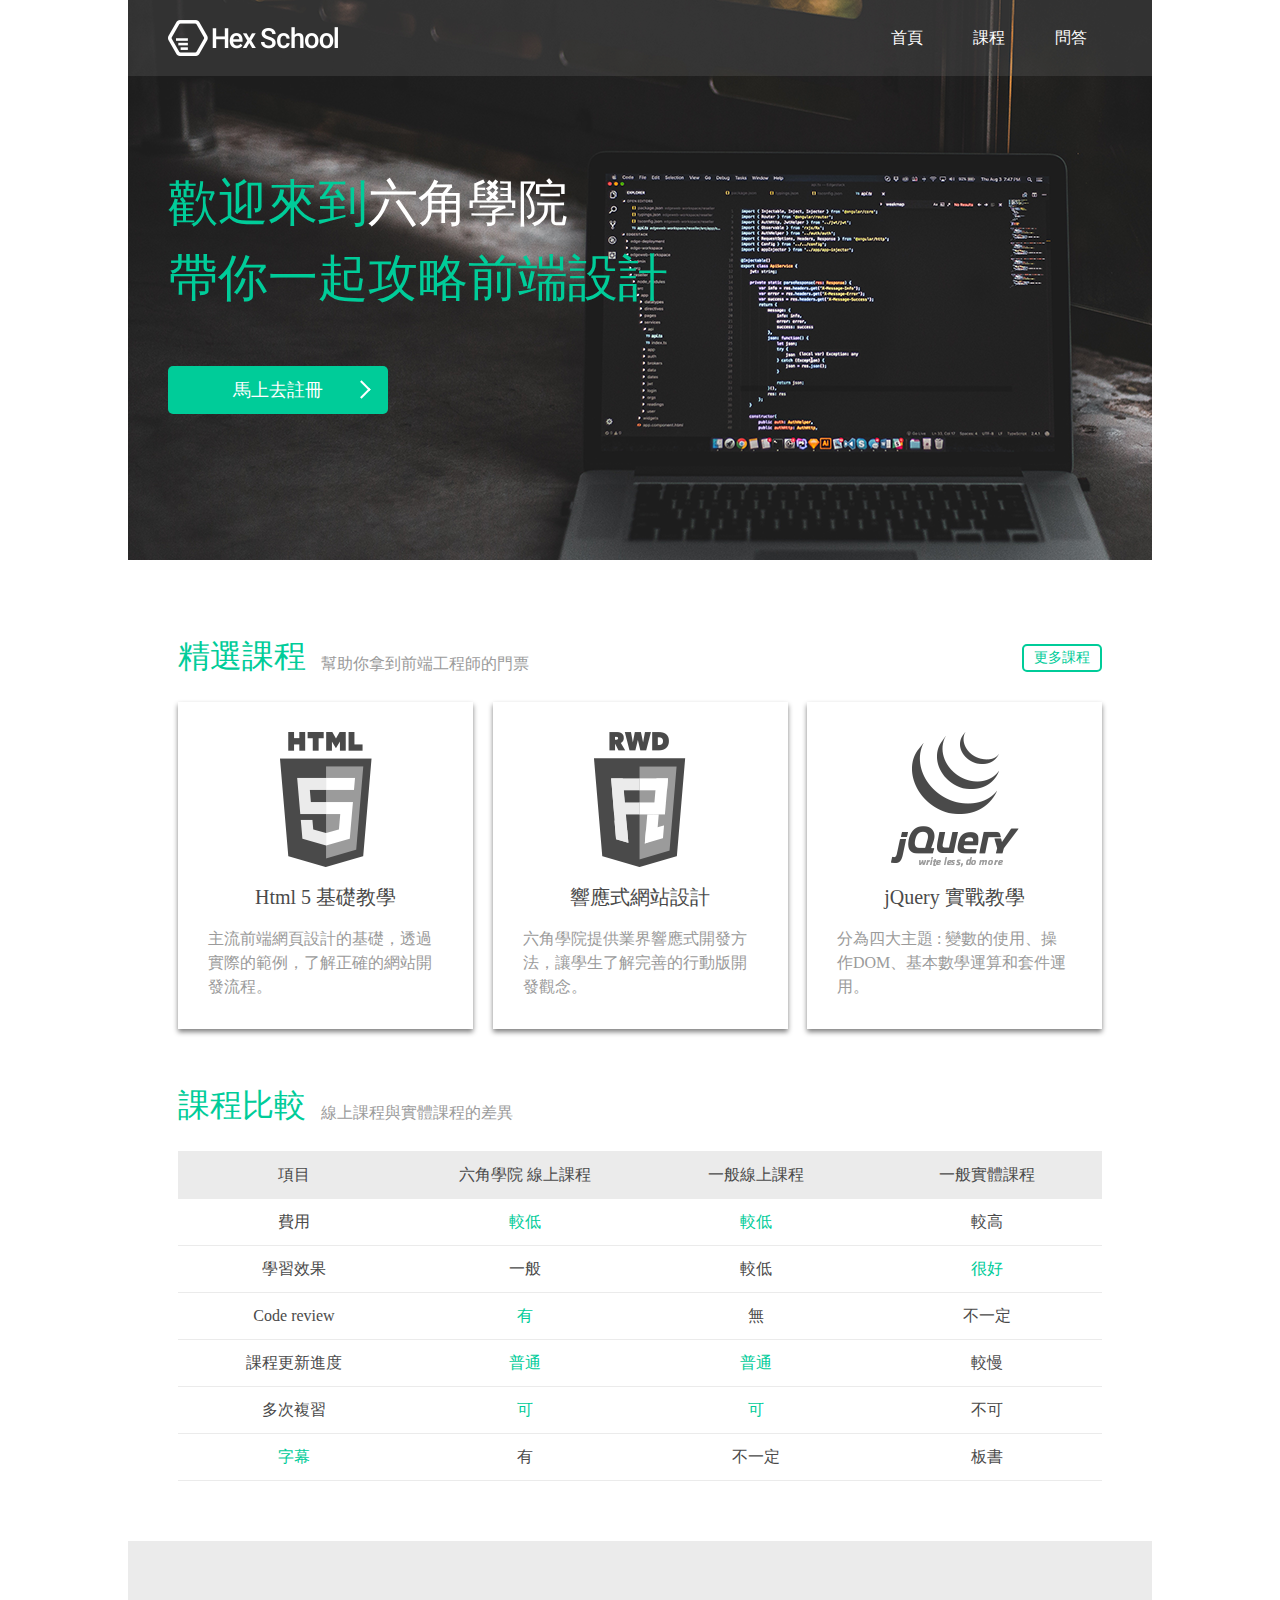
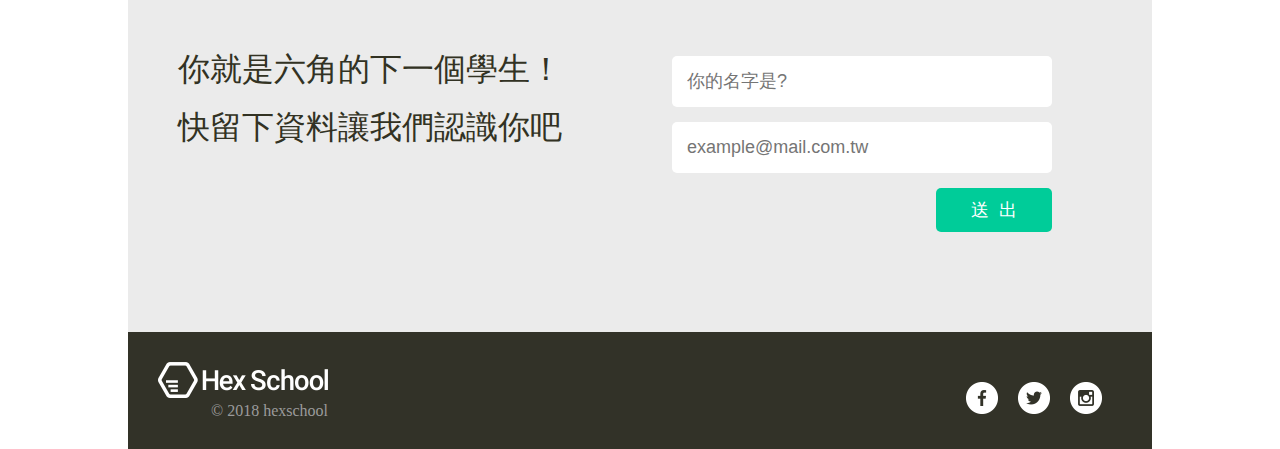
<file: index.html>
<!DOCTYPE html>
<html lang="en">

<head>
    <meta charset="UTF-8">
    <title>Hex School</title>
    <link rel="icon" href="img/favicon.ico">
    <meta name="description" content="六角學院提供業界響應式開發方法，讓學生了解完善的行動版開發觀念。" />
    <meta name="keywords" content="六角學院, hexschool, 六角, hex" />
    <!-- for fb -->
    <meta property="og:title" content="HexSchool" />
    <meta property="og:description" content="六角學院提供業界響應式開發方法，讓學生了解完善的行動版開發觀念。" />
    <meta property="og:type" content="website" />
    <meta property="og:url" content="home.html" />
    <meta property="og:image" content="FB上的圖片" />
    <!-- for IE -->
    <meta http-equiv="X-UA-Compatible" content="IE=Edge" />
    <link rel="stylesheet" href="css/all.css">
</head>

<body>
    <div class="wrap">
        <div class="header headerHome">
            <div class="headerMenu">
                <a class="logo" href="home.html">
                    <h1>hexschool</h1>
                </a>
                <ul>
                    <li><a href="index.html">首頁</a></li>
                    <li><a href="course.html">課程</a></li>
                    <li><a href="faq.html">問答</a></li>
                </ul>
                <div class="clearFix"></div>
            </div>
            <h2 class="slogan sloganLeft" style="line-height: 1.5;">
                <span class="sloganColor">歡迎來到</span>六角學院<br>
                <span class="sloganColor">帶你一起攻略前端設計</span>
            </h2>
            <div class="clearFix"></div>
            <a class="registered" href="#"><span>馬上去註冊</span><span class="arrow"></span></a>
        </div>
        <div class="homeContent">
            <div class="lTitle">
                <h3 class="cTitle">精選課程</h3>
                <h4 class="psTitle">幫助你拿到前端工程師的門票</h4>
                <a href="#">更多課程</a>
                <div class="clearFix"></div>
            </div>
            <div class="homeIntro">
                <ul>
                    <li>
                        <a href="#">
                            <img src="img/homeHtml.png" alt="">
                            <h3>Html 5 基礎教學</h3>
                            <p>主流前端網頁設計的基礎，透過實際的範例，了解正確的網站開發流程。</p>
                        </a>
                    </li>
                    <li>
                        <a href="#" style="margin: 0 19.5px;">
                            <img src="img/homeRwd.png" alt="">
                            <h3>響應式網站設計</h3>
                            <p>六角學院提供業界響應式開發方法，讓學生了解完善的行動版開發觀念。</p>
                        </a>
                    </li>
                    <li>
                        <a href="#">
                            <img src="img/homeJQuery.png" alt="jq">
                            <h3>jQuery 實戰教學</h3>
                            <p>分為四大主題 : 變數的使用、操作DOM、基本數學運算和套件運用。</p>
                        </a>
                    </li>
                    <div class="clearFix"></div>
                </ul>
            </div>
            <div class="homeChart">
                <div class="lTitle">
                    <h3 class="cTitle">課程比較</h3>
                    <h4 class="psTitle">線上課程與實體課程的差異</h4>
                    <div class="clearFix"></div>
                </div>
                <table>
                    <tr>
                        <th>項目</th>
                        <th>六角學院 線上課程</th>
                        <th>一般線上課程</th>
                        <th>一般實體課程</th>
                    </tr>
                    <tr>
                        <td>費用</td>
                        <td class="mark">較低</td>
                        <td class="mark">較低</td>
                        <td>較高</td>
                    </tr>
                    <tr>
                        <td>學習效果</td>
                        <td>一般</td>
                        <td>較低</td>
                        <td class="mark">很好</td>
                    </tr>
                    <tr>
                        <td>Code review</td>
                        <td class="mark">有</td>
                        <td>無</td>
                        <td>不一定</td>
                    </tr>
                    <tr>
                        <td>課程更新進度</td>
                        <td class="mark">普通</td>
                        <td class="mark">普通</td>
                        <td>較慢</td>
                    </tr>
                    <tr>
                        <td>多次複習</td>
                        <td class="mark">可</td>
                        <td class="mark">可</td>
                        <td>不可</td>
                    </tr>
                    <tr>
                        <td class="mark">字幕</td>
                        <td>有</td>
                        <td>不一定</td>
                        <td>板書</td>
                    </tr>
                </table>
            </div>
        </div>
        <form class="joinUs" action="index.html">
            <h3>你就是六角的下一個學生！<br>快留下資料讓我們認識你吧</h3>
            <div class="joinUsInfor">
                <input type="text" name="name" placeholder="你的名字是?">
                <input type="text" name="mail" placeholder="example@mail.com.tw">
                <input type="submit" value="送  出">
            </div>
            <div class="clearFix"></div>
        </form>
        <div class="footer">
            <div class="footerLogo">
                <h2></h2>
                <h5>© 2018 hexschool</h5>
            </div>
            <ul>
                <li><a href="#"><img src="img/footerFB.png" alt="fb"></a></li>
                <li><a href="#"><img src="img/footerTW.png" alt="tw"></a></li>
                <li><a href="#"><img src="img/footerIns.png" alt="ins"></a></li>
            </ul>
            <div class="clearFix"></div>
        </div>
    </div>
</body>

</html>
</file>
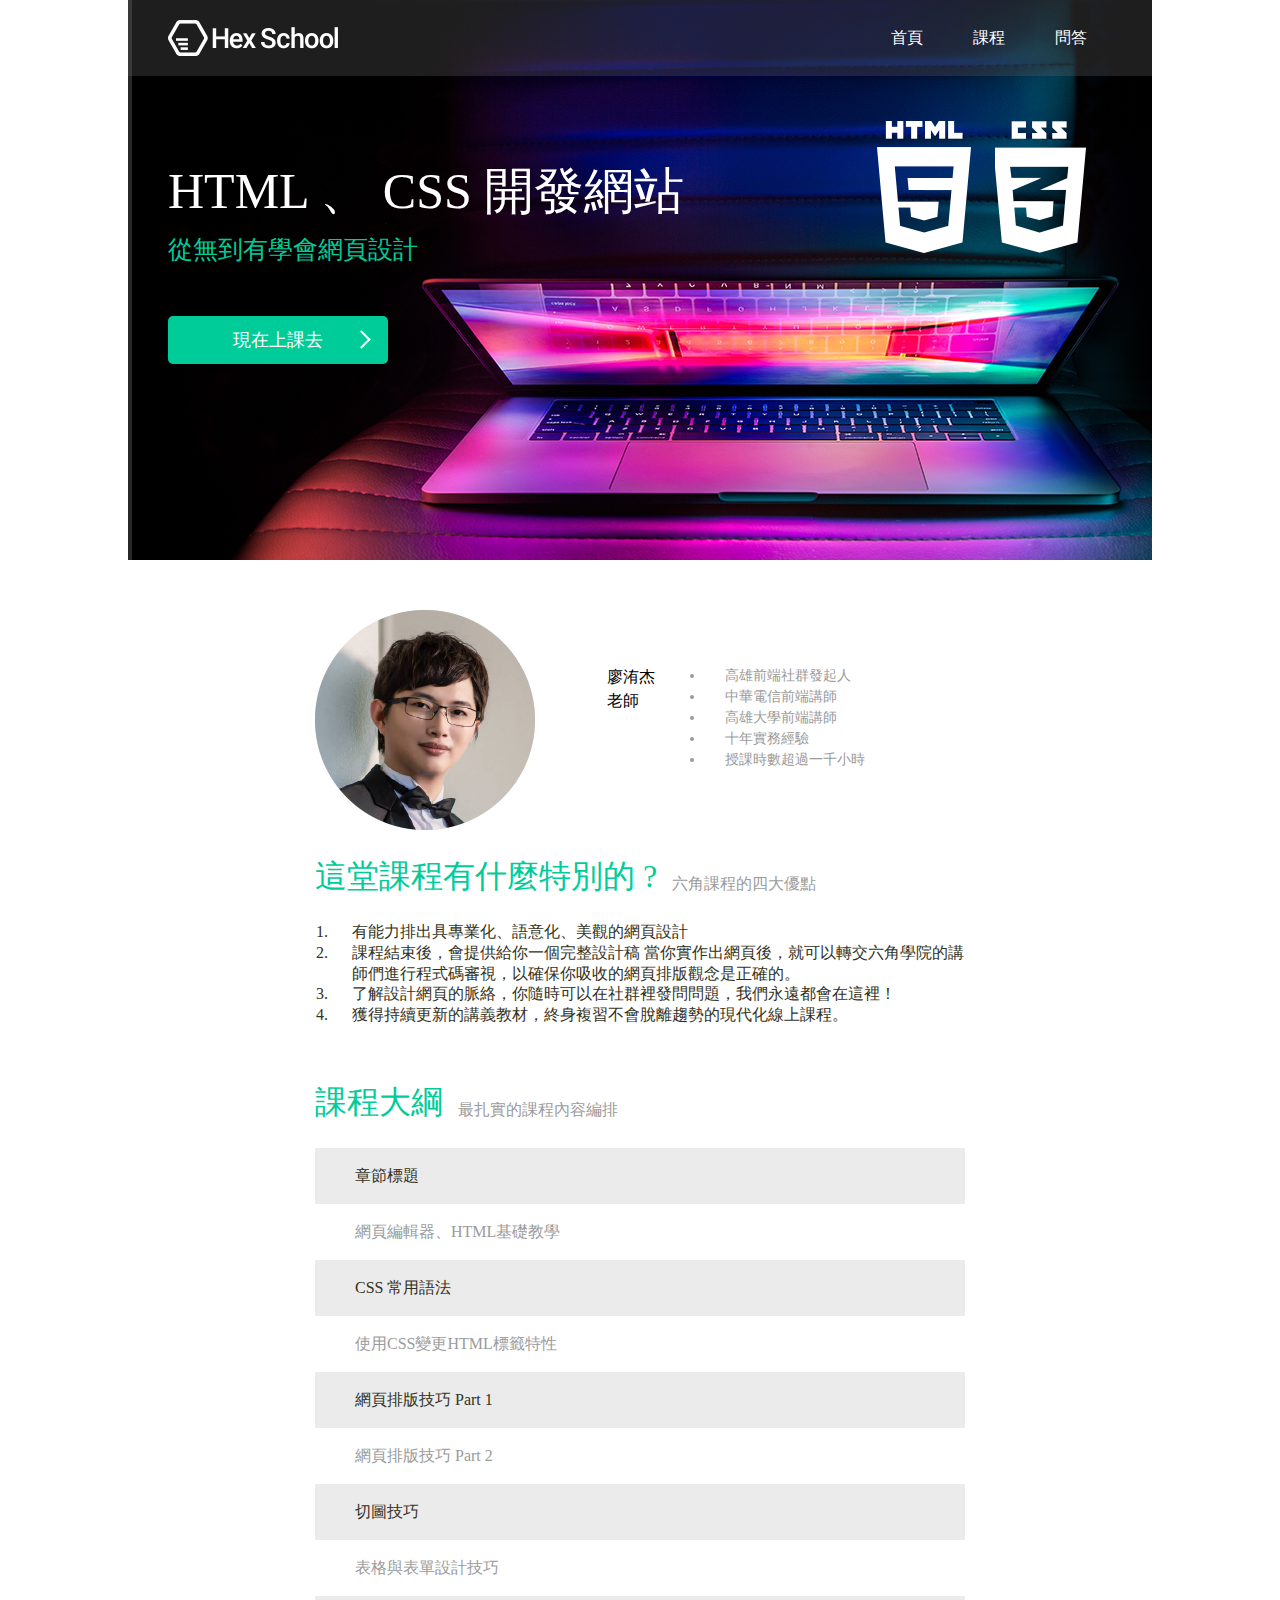
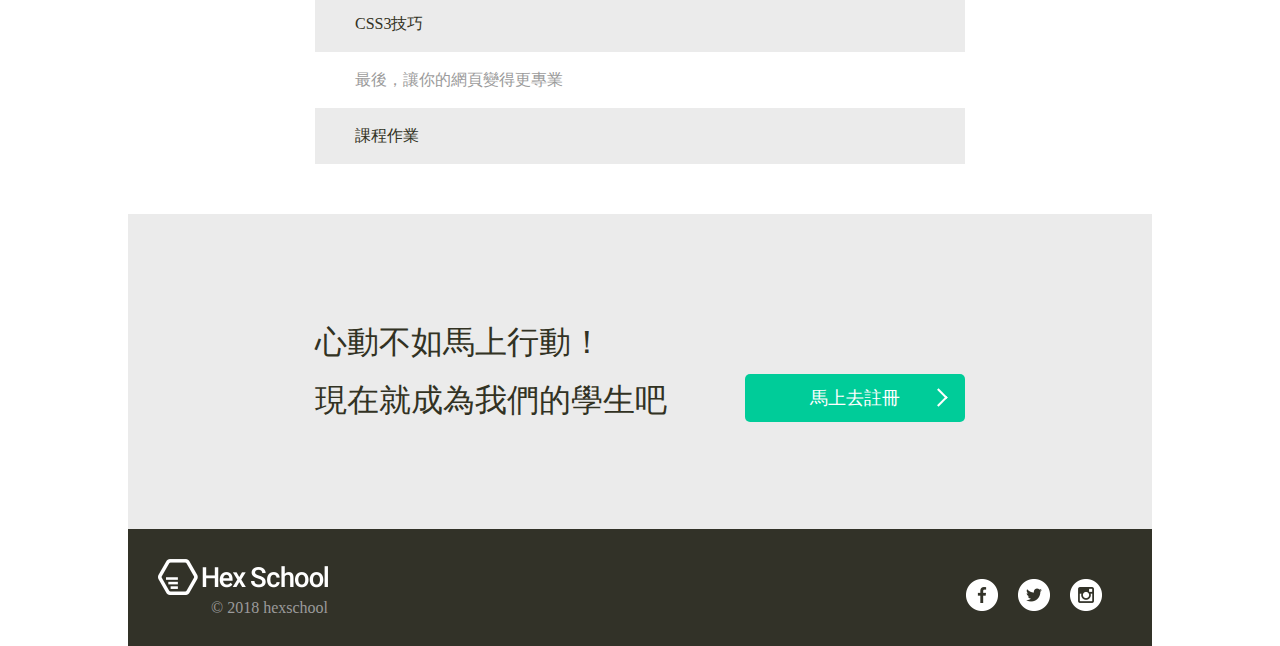
<file: course.html>
<!DOCTYPE html>
<html lang="en">

<head>
    <meta charset="UTF-8">
    <title>Hex School</title>
    <link rel="icon" href="img/favicon.ico">
    <meta name="description" content="六角學院提供業界響應式開發方法，讓學生了解完善的行動版開發觀念。" />
    <meta name="keywords" content="六角學院, hexschool, 六角, hex" />
    <!-- for fb -->
    <meta property="og:title" content="HexSchool" />
    <meta property="og:description" content="六角學院提供業界響應式開發方法，讓學生了解完善的行動版開發觀念。" />
    <meta property="og:type" content="website" />
    <meta property="og:url" content="home.html" />
    <meta property="og:image" content="FB上的圖片" />
    <!-- for IE -->
    <meta http-equiv="X-UA-Compatible" content="IE=Edge" />
    <link rel="stylesheet" href="css/all.css">
</head>

<body>
    <div class="wrap">
        <div class="header headerCourse">
            <div class="headerMenu">
                <a class="logo" href="home.html">
                    <h1>hexschool</h1>
                </a>
                <ul>
                    <li><a href="index.html">首頁</a></li>
                    <li><a href="course.html">課程</a></li>
                    <li><a href="faq.html">問答</a></li>
                </ul>
                <div class="clearFix"></div>
            </div>
            <h2 class="slogan sloganLeft">HTML 、 CSS 開發網站<br>
                <span class="sloganPs sloganColor">從無到有學會網頁設計</span>
            </h2>
            <div class="html5css3">
                <img src="img/html5.png" alt="html5">
                <img src="img/css3.png" alt="css3">
            </div>
            <div class="clearFix"></div>
            <a class="registered" href="#"><span>現在上課去</span><span class="arrow"></span></a>
        </div>
        <div class="courseContent">
            <div class="teacherIntro">
                <img src="img/teacherPhoto.png" alt="teacher">
                <div class="teacherIntroInfor">
                    <h3 class="cTitle teacherName">
                        廖洧杰<br><span style="color: #000;">老師</span>
                    </h3>
                    <ul>
                        <li>高雄前端社群發起人</li>
                        <li>中華電信前端講師</li>
                        <li>高雄大學前端講師</li>
                        <li>十年實務經驗</li>
                        <li>授課時數超過一千小時</li>
                    </ul>
                </div>
                <div class="clearFix"></div>
            </div>
            <div class="courseSpecial">
                <div class="lTitle">
                    <h3 class="cTitle">這堂課程有什麼特別的 ?</h3>
                    <h4 class="psTitle">六角課程的四大優點</h4>
                    <div class="clearFix"></div>
                </div>
                <ol>
                    <li>有能力排出具專業化、語意化、美觀的網頁設計</li>
                    <li>課程結束後，會提供給你一個完整設計稿
                        當你實作出網頁後，就可以轉交六角學院的講師們進行程式碼審視，以確保你吸收的網頁排版觀念是正確的。</li>
                    <li>了解設計網頁的脈絡，你隨時可以在社群裡發問問題，我們永遠都會在這裡！</li>
                    <li>獲得持續更新的講義教材，終身複習不會脫離趨勢的現代化線上課程。</li>
                </ol>
            </div>
            <div class="outline">
                <div class="lTitle">
                    <h3 class="cTitle">課程大綱</h3>
                    <h4 class="psTitle">最扎實的課程內容編排</h4>
                    <div class="clearFix"></div>
                </div>
                <table>
                    <tr>
                        <td class="outlineTableA">章節標題</td>
                    </tr>
                    <tr>
                        <td class="outlineTableB">網頁編輯器、HTML基礎教學</td>
                    </tr>
                    <tr>
                        <td class="outlineTableA">CSS 常用語法</td>
                    </tr>
                    <tr>
                        <td class="outlineTableB">使用CSS變更HTML標籤特性</td>
                    </tr>
                    <tr>
                        <td class="outlineTableA">網頁排版技巧 Part 1</td>
                    </tr>
                    <tr>
                        <td class="outlineTableB">網頁排版技巧 Part 2</td>
                    </tr>
                    <tr>
                        <td class="outlineTableA">切圖技巧</td>
                    </tr>
                    <tr>
                        <td class="outlineTableB">表格與表單設計技巧</td>
                    </tr>
                    <tr>
                        <td class="outlineTableA">CSS3技巧</td>
                    </tr>
                    <tr>
                        <td class="outlineTableB">最後，讓你的網頁變得更專業</td>
                    </tr>
                    <tr>
                        <td class="outlineTableA">課程作業</td>
                    </tr>
                </table>
            </div>
        </div>
        <div class="joinUs">
            <div class="courseJoinUs">
                <h3>心動不如馬上行動！<br>現在就成為我們的學生吧</h3>
                <a class="registered joinUsButton" href="#"><span>馬上去註冊</span><span class="arrow"></span></a>
                <div class="clearFix"></div>
            </div>
        </div>
        <div class="footer">
            <div class="footerLogo">
                <h2></h2>
                <h5>© 2018 hexschool</h5>
            </div>
            <ul>
                <li><a href="#"><img src="img/footerFB.png" alt="fb"></a></li>
                <li><a href="#"><img src="img/footerTW.png" alt="tw"></a></li>
                <li><a href="#"><img src="img/footerIns.png" alt="ins"></a></li>
            </ul>
            <div class="clearFix"></div>
        </div>
    </div>
</body>

</html>
</file>
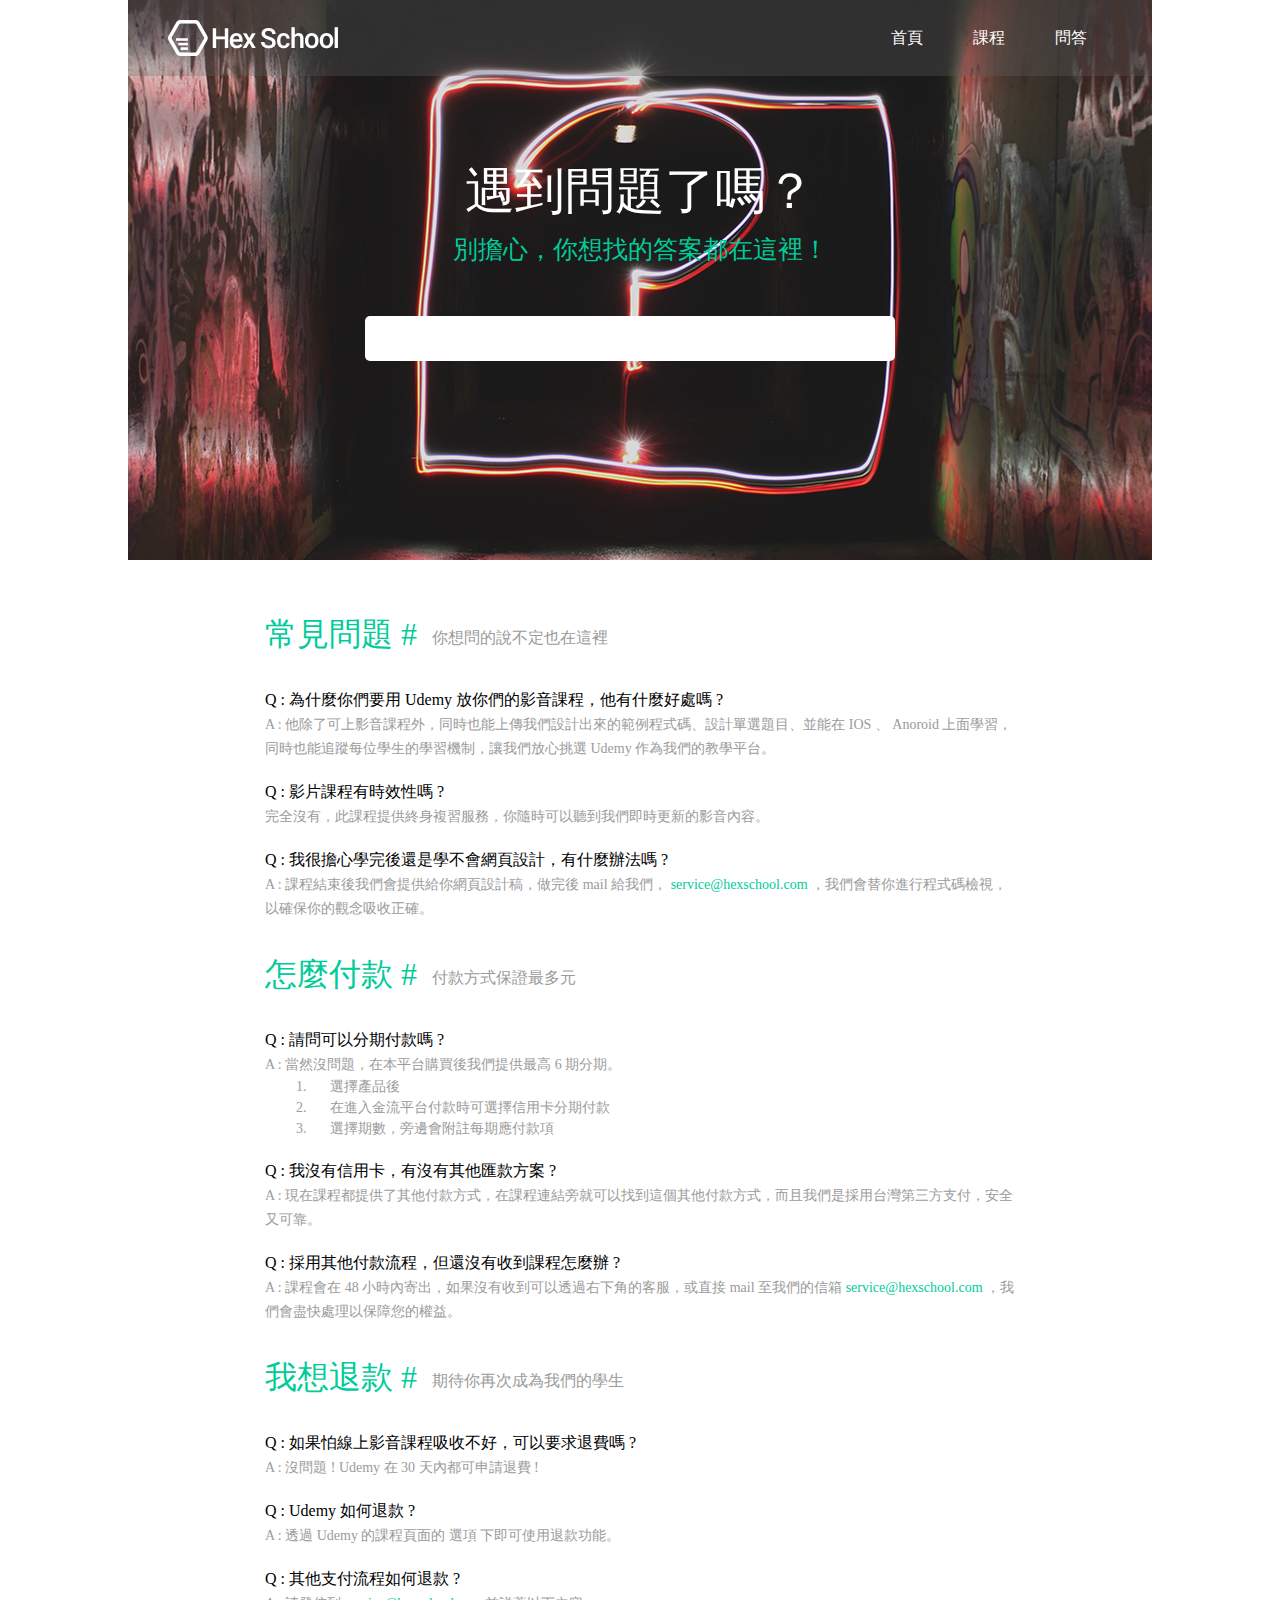
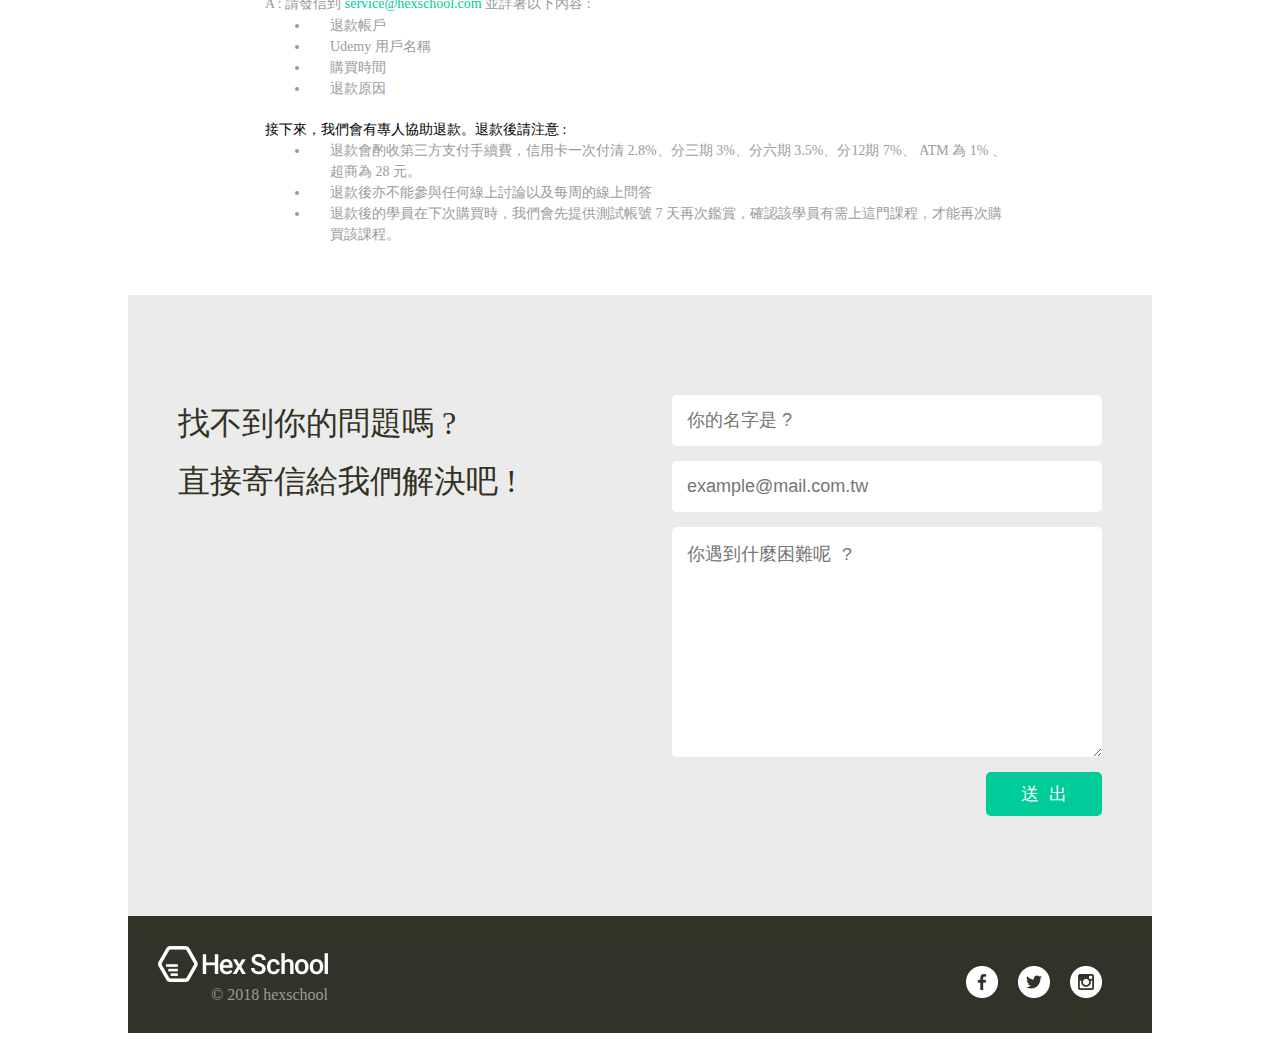
<file: faq.html>
<!DOCTYPE html>
<html lang="en">

<head>
    <meta charset="UTF-8">
    <title>Hex School</title>
    <link rel="icon" href="img/favicon.ico">
    <meta name="description" content="六角學院提供業界響應式開發方法，讓學生了解完善的行動版開發觀念。" />
    <meta name="keywords" content="六角學院, hexschool, 六角, hex" />
    <!-- for fb -->
    <meta property="og:title" content="HexSchool" />
    <meta property="og:description" content="六角學院提供業界響應式開發方法，讓學生了解完善的行動版開發觀念。" />
    <meta property="og:type" content="website" />
    <meta property="og:url" content="home.html" />
    <meta property="og:image" content="FB上的圖片" />
    <!-- for IE -->
    <meta http-equiv="X-UA-Compatible" content="IE=Edge" />
    <link rel="stylesheet" href="css/all.css">
    <link rel="stylesheet" href="https://use.fontawesome.com/releases/v5.8.2/css/all.css" integrity="sha384-oS3vJWv+0UjzBfQzYUhtDYW+Pj2yciDJxpsK1OYPAYjqT085Qq/1cq5FLXAZQ7Ay" crossorigin="anonymous">
</head>

<body>
    <div class="wrap">
        <div class="header headerFaq">
            <div class="headerMenu">
                <a class="logo" href="home.html">
                    <h1>hexschool</h1>
                </a>
                <ul>
                    <li><a href="index.html">首頁</a></li>
                    <li><a href="course.html">課程</a></li>
                    <li><a href="faq.html">問答</a></li>
                </ul>
                <div class="clearFix"></div>
            </div>
            <h2 class="slogan sloganTextCenter">遇到問題了嗎？<br>
                <span class="sloganPs sloganColor">別擔心，你想找的答案都在這裡！</span>
            </h2>
            <label for="searchQA" class="faqSearch">
                <input type="text" name="QA" id="searchQA">
            </label>
        </div>
        <div class="faqContent">
            <div class="lTitle">
                <h3 class="cTitle">常見問題 #</h3>
                <h4 class="psTitle">你想問的說不定也在這裡</h4>
                <div class="clearFix"></div>
            </div>
            <p class="question">Q : 為什麼你們要用 Udemy 放你們的影音課程，他有什麼好處嗎 ?<br>
                <span class="answer">A : 他除了可上影音課程外，同時也能上傳我們設計出來的範例程式碼、設計單選題目、並能在 IOS 、 Anoroid 上面學習，同時也能追蹤每位學生的學習機制，讓我們放心挑選 Udemy 作為我們的教學平台。</span>
            </p>
            <p class="question">Q : 影片課程有時效性嗎 ?<br>
                <span class="answer">完全沒有，此課程提供終身複習服務，你隨時可以聽到我們即時更新的影音內容。</span>
            </p>
            <p class="question">Q : 我很擔心學完後還是學不會網頁設計，有什麼辦法嗎 ?<br>
                <span class="answer">A : 課程結束後我們會提供給你網頁設計稿，做完後 mail 給我們， <a href="service@hexschool.com">service@hexschool.com</a> ，我們會替你進行程式碼檢視，以確保你的觀念吸收正確。</span>
            </p>
            <div class="lTitle">
                <h3 class="cTitle">怎麼付款 #</h3>
                <h4 class="psTitle">付款方式保證最多元</h4>
                <div class="clearFix"></div>
            </div>
            <p class="question">Q : 請問可以分期付款嗎 ?<br>
                <span class="answer">
                    A : 當然沒問題，在本平台購買後我們提供最高 6 期分期。<br>
                    <ol class="installment">
                        <li>選擇產品後</li>
                        <li>在進入金流平台付款時可選擇信用卡分期付款</li>
                        <li>選擇期數，旁邊會附註每期應付款項</li>
                    </ol>
                </span>
            </p>
            <p class="question">Q : 我沒有信用卡，有沒有其他匯款方案 ?<br>
                <span class="answer">A : 現在課程都提供了其他付款方式，在課程連結旁就可以找到這個其他付款方式，而且我們是採用台灣第三方支付，安全又可靠。</span>
            </p>
            <p class="question">Q : 採用其他付款流程，但還沒有收到課程怎麼辦 ?<br>
                <span class="answer">A : 課程會在 48 小時內寄出，如果沒有收到可以透過右下角的客服，或直接 mail 至我們的信箱 <a href="service@hexschool.com">service@hexschool.com</a> ，我們會盡快處理以保障您的權益。</span>
            </p>
            <div class="lTitle">
                <h3 class="cTitle">我想退款 #</h3>
                <h4 class="psTitle">期待你再次成為我們的學生</h4>
                <div class="clearFix"></div>
            </div>
            <p class="question">Q : 如果怕線上影音課程吸收不好，可以要求退費嗎 ?<br>
                <span class="answer">A : 沒問題 ! Udemy 在 30 天內都可申請退費 !</span>
            </p>
            <p class="question">Q : Udemy 如何退款 ?<br>
                <span class="answer">A : 透過 Udemy 的課程頁面的 選項 下即可使用退款功能。</span>
            </p>
            <p class="question">Q : 其他支付流程如何退款 ?<br>
                <span class="answer">
                    A : 請發信到 <a href="service@hexschool.com">service@hexschool.com</a> 並詳著以下內容 :
                    <ul class="refund">
                        <li>退款帳戶</li>
                        <li>Udemy 用戶名稱</li>
                        <li>購買時間</li>
                        <li>退款原因</li>
                    </ul>
                </span>
            </p>
            <p class="refundAttention">接下來，我們會有專人協助退款。退款後請注意 :
                <ul class="refund">
                    <li>退款會酌收第三方支付手續費，信用卡一次付清 2.8%、分三期 3%、分六期 3.5%、分12期 7%、 ATM 為 1% 、超商為 28 元。 </li>
                    <li>退款後亦不能參與任何線上討論以及每周的線上問答</li>
                    <li>退款後的學員在下次購買時，我們會先提供測試帳號 7 天再次鑑賞，確認該學員有需上這門課程，才能再次購買該課程。</li>
                </ul>
            </p>
        </div>
        <div class="joinUs">
            <div class="faqJoinUs">
                <h3>找不到你的問題嗎 ? <br>直接寄信給我們解決吧 !</h3>
                <form action="faq.html">
                    <input type="text" name="name" placeholder="你的名字是 ?">
                    <input type="text" name="mail" placeholder="example@mail.com.tw">
                    <textarea name="problem" id="problem" cols="30" rows="10" placeholder="你遇到什麼困難呢 ?"></textarea>
                    <input type="submit" value="送  出">
                </form>
                <div class="clearFix"></div>
            </div>
        </div>
        <div class="footer">
            <div class="footerLogo">
                <h2></h2>
                <h5>© 2018 hexschool</h5>
            </div>
            <ul>
                <li><a href="#"><img src="img/footerFB.png" alt="fb"></a></li>
                <li><a href="#"><img src="img/footerTW.png" alt="tw"></a></li>
                <li><a href="#"><img src="img/footerIns.png" alt="ins"></a></li>
            </ul>
            <div class="clearFix"></div>
        </div>
    </div>
</body>

</html>
</file>
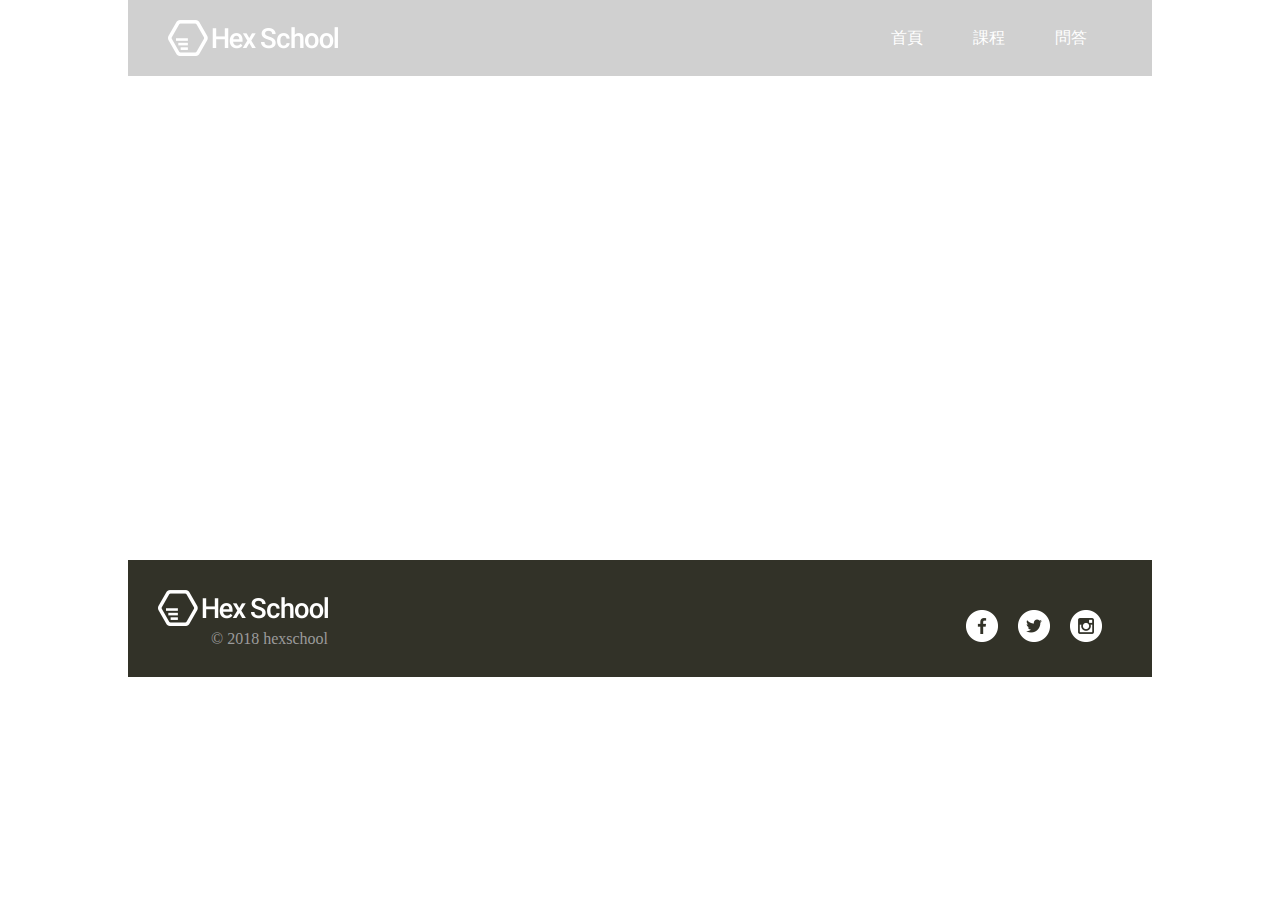
<file: layout.html>
<!DOCTYPE html>
<html lang="en">

<head>
    <meta charset="UTF-8">
    <title>Hex School</title>
    <link rel="iocn" href="img/favicon.ico">
    <meta name="description" content="六角學院提供業界響應式開發方法，讓學生了解完善的行動版開發觀念。" />
    <meta name="keywords" content="六角學院, hexschool, 六角, hex" />
    <!-- for fb -->
    <meta property="og:title" content="HexSchool" />
    <meta property="og:description" content="六角學院提供業界響應式開發方法，讓學生了解完善的行動版開發觀念。" />
    <meta property="og:type" content="website" />
    <meta property="og:url" content="home.html" />
    <meta property="og:image" content="FB上的圖片" />
    <!-- for IE -->
    <meta http-equiv="X-UA-Compatible" content="IE=Edge" />
    <link rel="stylesheet" href="css/all.css">
</head>

<body>
    <div class="wrap">
        <div class="header">
            <div class="headerMenu">
                <a class="logo" href="home.html">
                    <h1>hexschool</h1>
                </a>
                <ul>
                    <li><a href="index.html">首頁</a></li>
                    <li><a href="course.html">課程</a></li>
                    <li><a href="faq.html">問答</a></li>
                </ul>
                <div class="clearFix"></div>
            </div>
            <h2 class="slogan"></h2>
        </div>
        <div class="content"></div>
        <div class="footer">
            <div class="footerLogo">
                <h2></h2>
                <h5>© 2018 hexschool</h5>
            </div>
            <ul>
                <li><a href="#"><img src="img/footerFB.png" alt="fb"></a></li>
                <li><a href="#"><img src="img/footerTW.png" alt="tw"></a></li>
                <li><a href="#"><img src="img/footerIns.png" alt="ins"></a></li>
            </ul>
            <div class="clearFix"></div>
        </div>
    </div>
</body>

</html>
</file>
<file: css/all.css>
html,
body,
div,
span,
applet,
object,
iframe,
h1,
h2,
h3,
h4,
h5,
h6,
p,
blockquote,
pre,
a,
abbr,
acronym,
address,
big,
cite,
code,
del,
dfn,
em,
img,
ins,
kbd,
q,
s,
samp,
small,
strike,
strong,
sub,
sup,
tt,
var,
b,
u,
i,
center,
dl,
dt,
dd,
ol,
ul,
li,
fieldset,
form,
label,
legend,
table,
caption,
tbody,
tfoot,
thead,
tr,
th,
td,
article,
aside,
canvas,
details,
embed,
figure,
figcaption,
footer,
header,
hgroup,
menu,
nav,
output,
ruby,
section,
summary,
time,
mark,
audio,
video {
    margin: 0;
    padding: 0;
    border: 0;
    font-size: 100%;
    font: inherit;
    vertical-align: baseline;
}

/* HTML5 display-role reset for older browsers */
article,
aside,
details,
figcaption,
figure,
footer,
header,
hgroup,
menu,
nav,
section {
    display: block;
}

body {
    line-height: 1;
    font-family: Microsoft JhengHei;

}

ol,
ul {
    list-style: none;
}

blockquote,
q {
    quotes: none;
}

blockquote:before,
blockquote:after,
q:before,
q:after {
    content: '';
    content: none;
}

table {
    border-collapse: collapse;
    border-spacing: 0;
}

a {
    text-decoration: none;
}

/* layout */
.wrap {
    width: 1024px;
    margin: 0 auto;
}

.clearFix {
    clear: both;
}

/* header */
.header {
    height: 560px;
}

.headerMenu {
    padding: 0px 40px;
    background: rgba(100, 100, 100, 0.3);
}

.headerMenu .logo {
    text-indent: 101%;
    overflow: hidden;
    white-space: nowrap;
    background: url(../img/logo.png);
    width: 170px;
    height: 36px;
    margin-top: 20px;
    float: left;
}

.headerMenu ul {
    float: right;
}

.headerMenu ul li {
    float: left;
    margin: 0 10px;
    padding: 20px 0;
    line-height: 36px;
}

.headerMenu ul li a{
    color: #fff;
    padding: 0 15px;
}

.headerMenu ul li a:hover {
    border-bottom: #00cc99 5px solid;
    padding-bottom: 21px;
}

.slogan {
    font-size: 50px;
    color: #fff;
    margin: 90px 40px 50px 40px;
}

.sloganTextCenter {
    text-align: center;
}

.sloganLeft {
    float: left;
}

.sloganPs {
    font-size: 25px;
}

.sloganColor {
    color: #00cc99;
}

.registered {
    width: 100px;
    background: #00cc99;
    border: 0px;
    border-radius: 5px;
    padding: 15px 60px;
    text-align: center;
    color: #fff;
    font-size: 18px;
    margin-left: 40px;
    display: block;
    position: relative;
}

.arrow {
    display: block;
    border-top: 2px;
    border-right: 2px;
    height: 11px;
    width: 11px;
    border-color: #fff;
    border-style: solid;
    transform: rotate(45deg);
    position: absolute;
    right: 20px;
    bottom: 18px;
}

/* content */
.lTitle {
    margin: 30px 0;
    position: relative;
}

.lTitle .cTitle {
    color: #00cc99;
    font-size: 32px;
    float: left;
}

.lTitle .psTitle {
    color: #9b9b9b;
    float: left;
    margin-top: 16px;
    margin-left: 15px;
}

input[type="submit"] {
    float: right;
    background: #00cc99;
    padding: 10px 35px;
    border: 0px;
    border-radius: 5px;
    color: #fff;
    font-size: 18px;
}

input[type="submit"]:hover {
    cursor: pointer;
}

/* footer */
.footer {
    padding: 30px;
    background: #323228;
}

.footerLogo {
    float: left;
}

.footerLogo h2 {
    width: 170px;
    height: 36px;
    background: url(../img/logo.png);
}

.footer h5 {
    margin-top: 5px;
    color: #9b9b9b;
    width: 170px;
    text-align: right;
}

.footer ul {
    float: right;
}

.footer ul li {
    float: left;
    margin-top: 20px;
    margin-right: 20px;
}

/* home */
.headerHome {
    background: url(../img/homeBg.png);
}

.homeContent {
    padding: 50px 50px 30px 50px;
}

.homeContent .lTitle a {
    padding: 5px 10px;
    border: 2px #00cc99 solid;
    border-radius: 5px;
    text-align: center;
    color: #00cc99;
    font-size: 14px;
    position: absolute;
    bottom: 0;
    right: 0;
}

.homeIntro {
    width: 964px;
    margin: 0 auto 60px auto;
}

.homeIntro ul li a img {
    display: block;
    margin: 0 auto;
}

.homeIntro ul li a {
    box-sizing: border-box;
    padding: 30px;
    width: 295px;
    box-shadow: 0 3px 5px gray;
    float: left;
}

.homeIntro ul li a:hover {
    box-shadow: 0 5px 5px gray;
}

.homeIntro ul li a h3 {
    text-align: center;
    color: #4a4a4a;
    margin: 20px 0;
    font-size: 20px;
}

.homeIntro ul li a p {
    color: #9b9b9b;
    line-height: 1.5;
}

.homeChart table {
    margin: 30px auto;
}

.homeChart table th,
.homeChart table td {
    width: 200px;
    margin: 0 20px;
    padding: 15px 20px;
    text-align: center;
    color: #4a4a4a;
    border-top: 1px solid #ebebeb;
    border-bottom: 1px solid #ebebeb;
}

.homeChart table th {
    background: #ebebeb;
}

.homeChart .mark {
    color: #00cc99;
}

.joinUs {
    padding: 100px 50px;
    background: #ebebeb;
}

.joinUs h3 {
    color: #323223;
    font-size: 32px;
    line-height: 1.8;
    float: left;
}

.joinUsInfor {
    float: right;
    margin: 0 50px;
}

.joinUsInfor input[type="text"] {
    width: 350px;
    display: block;
    border: 0px;
    border-radius: 5px;
    padding: 15px;
    margin: 15px 0px;
    font-size: 18px;
}

.joinUsInfor input[type="submit"]:hover {
    cursor: pointer;
}

/* course */
.headerCourse {
    background: url(../img/courseBg.png);
}

.html5css3 {
    float: right;
    margin: 45px 45px;
}

.html5css3 img {
    margin-right: 20px;
}

.courseContent {
    width: 650px;
    margin: 50px auto;
}

.courseContent img {
    display: block;
    float: left;
}

.teacherName {
    line-height: 1.5;
    float: left;
}

.teacherIntro {
    margin: 30px 0;
}

.teacherIntroInfor {
    float: right;
    margin: 55px 100px 55px 0;
}

.teacherIntroInfor ul {
    float: left;
    list-style-type: disc;
    line-height: 1.5;
    margin-left: 50px;
    font-size: 14px;
    color: #9b9b9b;
}

.teacherIntroInfor ul li {
    padding-left: 20px;
}

.courseSpecial {
    margin-bottom: 60px;
}

.courseSpecial ol {
    list-style-type: decimal;
    margin-top: 20px;
}

.courseSpecial ol li {
    line-height: 1.3;
    padding-left: 20px;
    margin-left: 17px;
    color: #323223;
}

.outline table {
    margin: 15px 0;
    width: 650px;
}

.outlineTableA,
.outlineTableB {
    padding: 20px 40px;
}

.outlineTableA {
    background: #ebebeb;
    color: #323223;
}

.outlineTableB {
    color: #9b9b9b;
}

.courseJoinUs {
    width: 650px;
    margin: 0 auto;
}

.joinUsButton {
    float: right;
    margin-top: 60px;
}

/* faq */
.headerFaq {
    background: url(../img/faqBg.png);
}

.headerFaq input[type="text"] {
    padding: 15px;
    width: 500px;
    border-radius: 5px;
    border: 0px;
}

.faqSearch {
    display: block;
    position: relative;
    margin: 0 auto;
    width: 550px;
}

/*利用偽元素在後面加入icon*/
.faqSearch::after {
    content: "";
    font-family: "Font Awesome 5 Free";
    font-weight: 900;
    content: "\f002";
    font-size: 22px;
    position: absolute;
    right: 35px;
    line-height: 46px;
    cursor: pointer;
}

.faqContent {
    width: 750px;
    margin: 50px auto;
    line-height: 1.5;
}

.question {
    margin-top: 20px;
}

.answer {
    color: #9b9b9b;
    font-size: 14px;
}

.installment {
    list-style-type: decimal;
    margin-left: 28px;
}

.installment li {
    color: #9b9b9b;
    font-size: 14px;
    padding-left: 20px;
    margin-left: 17px;
}

.refund {
    list-style-type: disc;
    margin-left: 28px;
}

.refund li {
    color: #9b9b9b;
    font-size: 14px;
    padding-left: 20px;
    margin-left: 17px;
}

.question .answer a {
    color: #00cc99;
}

.refundAttention {
    margin-top: 20px;
    font-size: 14px;
}


.faqJoinUs form {
    float: right;
}

.faqJoinUs form input[type="text"],
.faqJoinUs form textarea {
    display: block;
    width: 400px;
    border-radius: 5px;
    border: 0;
    margin-bottom: 15px;
    padding: 15px;
    font-size: 18px;
}
</file>
